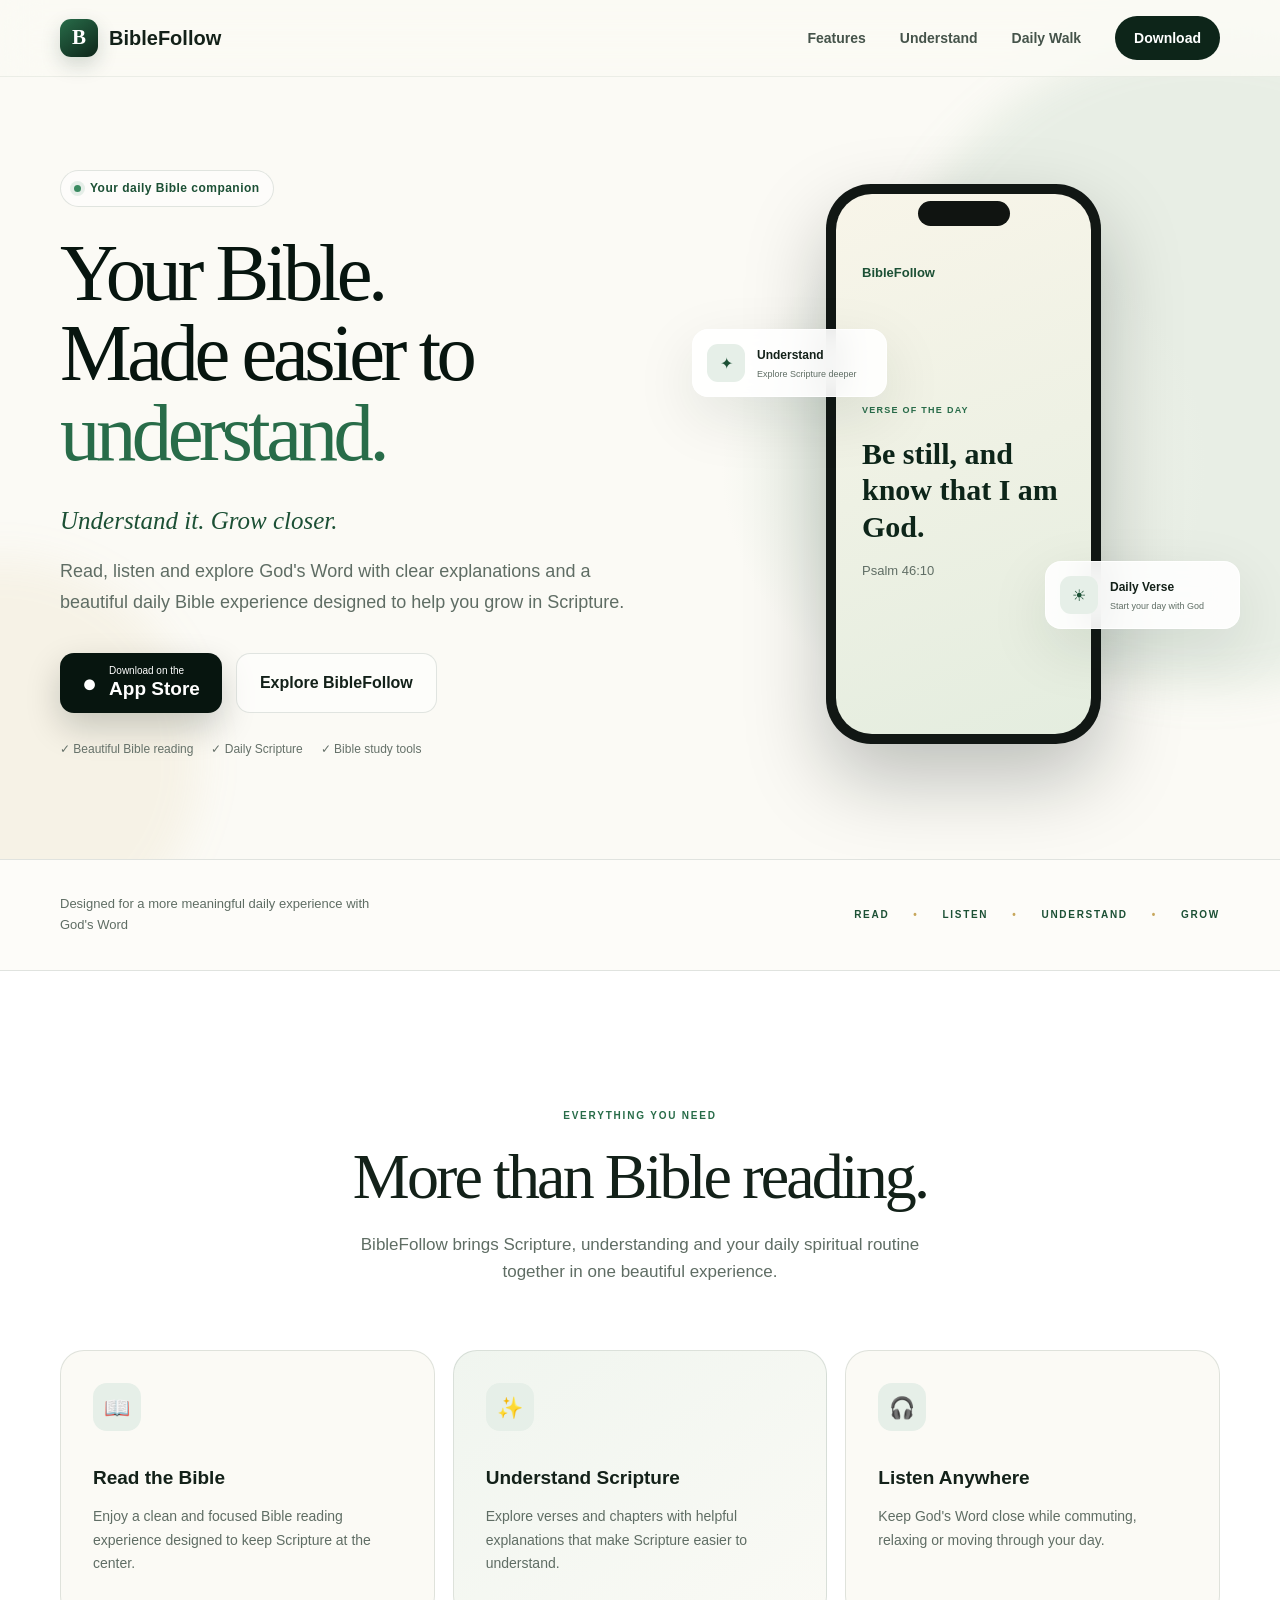
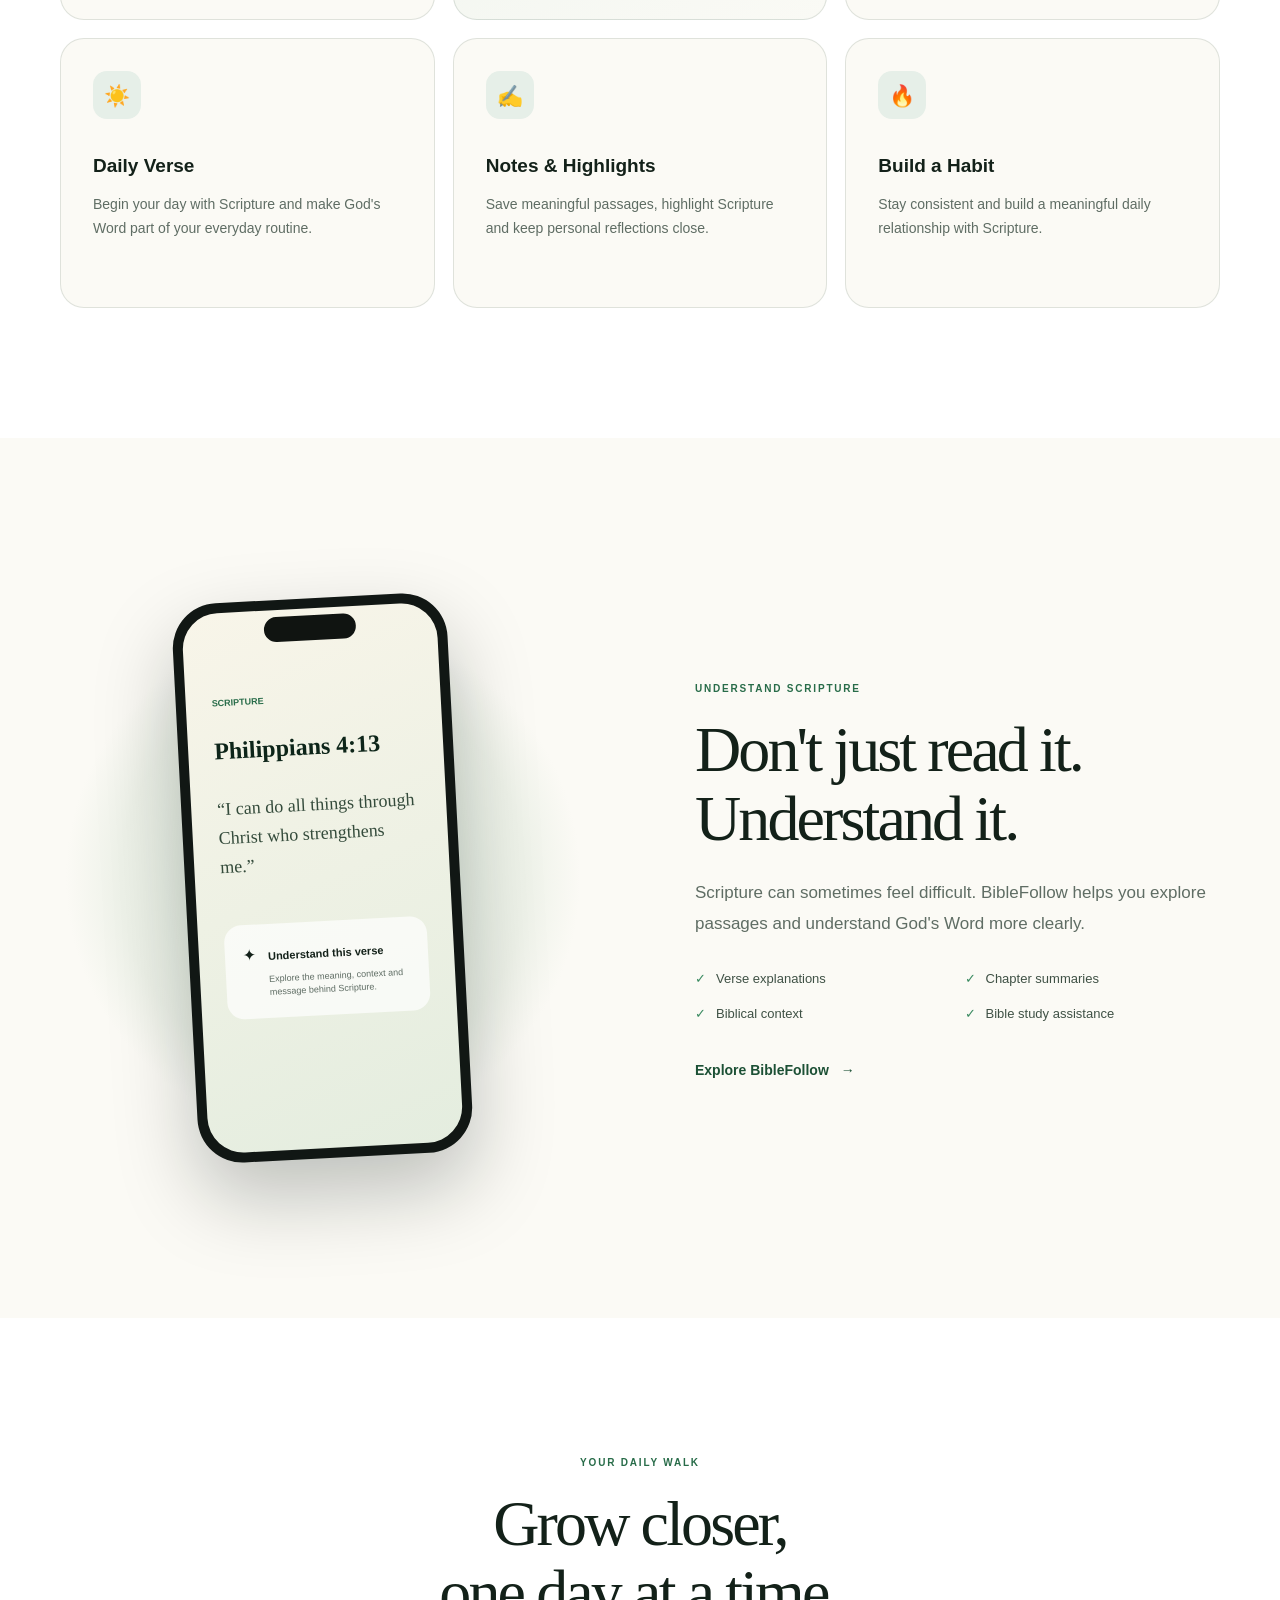
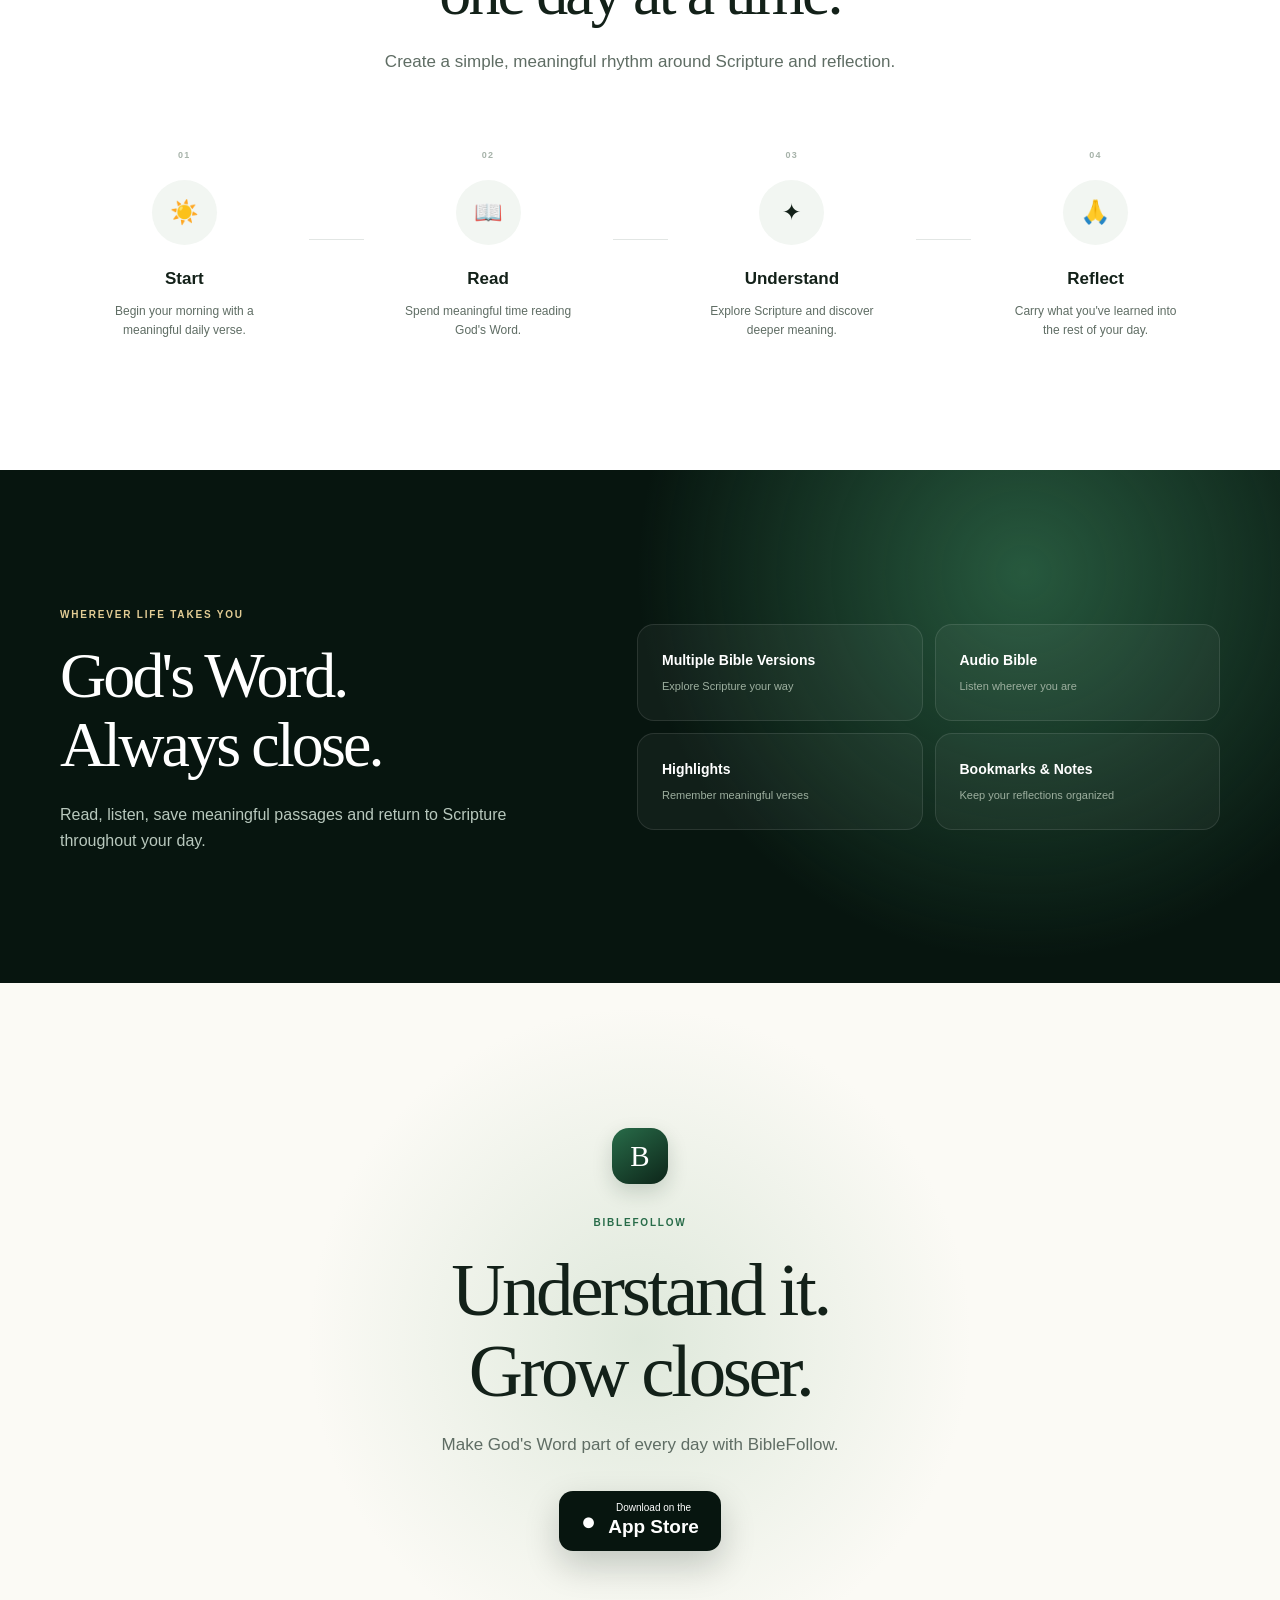
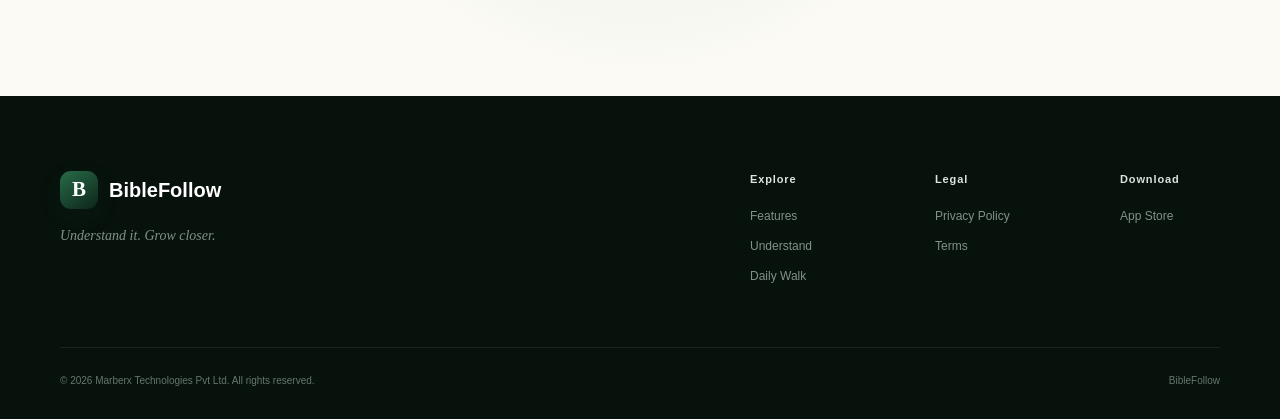
<file: index.html>
<!DOCTYPE html>
<html lang="en">
<head>
    <meta charset="UTF-8">
    <meta name="viewport" content="width=device-width, initial-scale=1.0">

    <title>BibleFollow – Daily Bible, Verse & Bible Study</title>

    <meta name="description"
          content="Read, listen and understand God's Word with BibleFollow. Daily Bible verses, Scripture explanations, audio, devotions and Bible study tools.">

    <meta name="keywords"
          content="Bible, daily Bible verse, Bible study, Scripture, Bible app, daily verse, Bible reading, audio Bible, Christian devotional">

    <meta name="author"
          content="Marberx Technologies Pvt Ltd">

    <meta name="robots"
          content="index, follow">

    <meta name="theme-color"
          content="#173d2b">

    <link rel="canonical"
          href="https://biblefollow.app/">

    <!-- Open Graph -->
    <meta property="og:title"
          content="BibleFollow – Understand it. Grow closer.">

    <meta property="og:description"
          content="Read, listen and understand God's Word with BibleFollow.">

    <meta property="og:type"
          content="website">

    <meta property="og:url"
          content="https://biblefollow.app/">

    <meta property="og:image"
          content="https://biblefollow.app/assets/images/og-image.webp">

    <link rel="stylesheet"
          href="assets/css/style.css">
</head>


<body>

<!-- HEADER -->

<header class="site-header">

    <div class="container navbar">

        <a href="index.html"
           class="brand"
           aria-label="BibleFollow Home">

            <div class="brand-mark">B</div>

            <span>BibleFollow</span>

        </a>


        <button class="mobile-menu-button"
                id="mobileMenuButton"
                aria-label="Open navigation"
                aria-expanded="false">

            <span></span>
            <span></span>
            <span></span>

        </button>


        <nav class="navigation"
             id="navigation">

            <a href="#features">Features</a>

            <a href="#understand">Understand</a>

            <a href="#daily">Daily Walk</a>

            <a href="#download"
               class="nav-download">

                Download

            </a>

        </nav>

    </div>

</header>



<main>


<!-- HERO -->

<section class="hero">

    <div class="hero-glow hero-glow-one"></div>
    <div class="hero-glow hero-glow-two"></div>


    <div class="container hero-grid">

        <div class="hero-copy">

            <div class="eyebrow">

                <span class="eyebrow-dot"></span>

                Your daily Bible companion

            </div>


            <h1>

                Your Bible.<br>

                Made easier to

                <span class="accent-text">
                    understand.
                </span>

            </h1>


            <p class="hero-tagline">

                Understand it. Grow closer.

            </p>


            <p class="hero-description">

                Read, listen and explore God's Word
                with clear explanations and a beautiful
                daily Bible experience designed to help
                you grow in Scripture.

            </p>


            <div class="hero-actions">

                <a href="https://apps.apple.com/us/app/biblefollow-daily-bible-verse/id6749791863"
                   target="_blank"
                   rel="noopener noreferrer"
                   class="app-store-button">

                    <span class="apple-symbol">●</span>

                    <span class="store-copy">

                        <small>Download on the</small>

                        <strong>App Store</strong>

                    </span>

                </a>


                <a href="#features"
                   class="secondary-button">

                    Explore BibleFollow

                </a>

            </div>


            <div class="hero-points">

                <span>✓ Beautiful Bible reading</span>
                <span>✓ Daily Scripture</span>
                <span>✓ Bible study tools</span>

            </div>

        </div>



        <div class="hero-product">

            <div class="decorative-circle"></div>


            <div class="phone phone-main">

                <div class="phone-notch"></div>

                <div class="phone-screen">

                    <span class="screen-label">
                        BibleFollow
                    </span>

                    <div class="screen-verse">

                        <small>VERSE OF THE DAY</small>

                        <h3>
                            Be still, and know
                            that I am God.
                        </h3>

                        <p>Psalm 46:10</p>

                    </div>

                </div>

            </div>


            <div class="floating-card floating-card-one">

                <span>✦</span>

                <div>
                    <strong>Understand</strong>
                    <small>Explore Scripture deeper</small>
                </div>

            </div>


            <div class="floating-card floating-card-two">

                <span>☀</span>

                <div>
                    <strong>Daily Verse</strong>
                    <small>Start your day with God</small>
                </div>

            </div>

        </div>

    </div>

</section>



<!-- TRUST -->

<section class="trust-strip">

    <div class="container trust-content">

        <p>
            Designed for a more meaningful
            daily experience with God's Word
        </p>

        <div class="trust-items">

            <span>READ</span>
            <span class="trust-dot">•</span>

            <span>LISTEN</span>
            <span class="trust-dot">•</span>

            <span>UNDERSTAND</span>
            <span class="trust-dot">•</span>

            <span>GROW</span>

        </div>

    </div>

</section>



<!-- FEATURES -->

<section class="section features-section"
         id="features">

    <div class="container">

        <div class="section-heading">

            <span class="section-kicker">
                EVERYTHING YOU NEED
            </span>

            <h2>
                More than Bible reading.
            </h2>

            <p>
                BibleFollow brings Scripture,
                understanding and your daily spiritual
                routine together in one beautiful experience.
            </p>

        </div>


        <div class="feature-grid">


            <article class="feature-card">

                <div class="feature-icon">
                    📖
                </div>

                <h3>
                    Read the Bible
                </h3>

                <p>
                    Enjoy a clean and focused Bible
                    reading experience designed to keep
                    Scripture at the center.
                </p>

            </article>



            <article class="feature-card featured-card">

                <div class="feature-icon">
                    ✨
                </div>

                <h3>
                    Understand Scripture
                </h3>

                <p>
                    Explore verses and chapters with
                    helpful explanations that make
                    Scripture easier to understand.
                </p>

            </article>



            <article class="feature-card">

                <div class="feature-icon">
                    🎧
                </div>

                <h3>
                    Listen Anywhere
                </h3>

                <p>
                    Keep God's Word close while
                    commuting, relaxing or moving
                    through your day.
                </p>

            </article>



            <article class="feature-card">

                <div class="feature-icon">
                    ☀️
                </div>

                <h3>
                    Daily Verse
                </h3>

                <p>
                    Begin your day with Scripture
                    and make God's Word part of your
                    everyday routine.
                </p>

            </article>



            <article class="feature-card">

                <div class="feature-icon">
                    ✍️
                </div>

                <h3>
                    Notes & Highlights
                </h3>

                <p>
                    Save meaningful passages,
                    highlight Scripture and keep
                    personal reflections close.
                </p>

            </article>



            <article class="feature-card">

                <div class="feature-icon">
                    🔥
                </div>

                <h3>
                    Build a Habit
                </h3>

                <p>
                    Stay consistent and build a
                    meaningful daily relationship
                    with Scripture.
                </p>

            </article>

        </div>

    </div>

</section>



<!-- UNDERSTAND -->

<section class="section understand-section"
         id="understand">

    <div class="container split-grid">


        <div class="visual-column">

            <div class="visual-background"></div>


            <div class="phone secondary-phone">

                <div class="phone-notch"></div>

                <div class="phone-screen explanation-screen">

                    <small>
                        SCRIPTURE
                    </small>

                    <h3>
                        Philippians 4:13
                    </h3>

                    <blockquote>

                        “I can do all things through
                        Christ who strengthens me.”

                    </blockquote>


                    <div class="explanation-box">

                        <span>✦</span>

                        <div>

                            <strong>
                                Understand this verse
                            </strong>

                            <p>
                                Explore the meaning,
                                context and message
                                behind Scripture.
                            </p>

                        </div>

                    </div>

                </div>

            </div>

        </div>



        <div class="content-column">

            <span class="section-kicker">
                UNDERSTAND SCRIPTURE
            </span>

            <h2>
                Don't just read it.<br>
                Understand it.
            </h2>

            <p class="large-copy">

                Scripture can sometimes feel difficult.
                BibleFollow helps you explore passages
                and understand God's Word more clearly.

            </p>


            <div class="check-list">

                <div>
                    <span>✓</span>
                    Verse explanations
                </div>

                <div>
                    <span>✓</span>
                    Chapter summaries
                </div>

                <div>
                    <span>✓</span>
                    Biblical context
                </div>

                <div>
                    <span>✓</span>
                    Bible study assistance
                </div>

            </div>


            <a href="https://apps.apple.com/us/app/biblefollow-daily-bible-verse/id6749791863"
               target="_blank"
               rel="noopener noreferrer"
               class="text-link">

                Explore BibleFollow
                <span>→</span>

            </a>

        </div>

    </div>

</section>



<!-- DAILY WALK -->

<section class="section daily-section"
         id="daily">

    <div class="container">

        <div class="section-heading">

            <span class="section-kicker">
                YOUR DAILY WALK
            </span>

            <h2>
                Grow closer,<br>
                one day at a time.
            </h2>

            <p>
                Create a simple, meaningful rhythm
                around Scripture and reflection.
            </p>

        </div>


        <div class="daily-grid">

            <div class="daily-card">

                <span class="daily-number">
                    01
                </span>

                <div class="daily-icon">
                    ☀️
                </div>

                <h3>
                    Start
                </h3>

                <p>
                    Begin your morning with
                    a meaningful daily verse.
                </p>

            </div>


            <div class="daily-line"></div>


            <div class="daily-card">

                <span class="daily-number">
                    02
                </span>

                <div class="daily-icon">
                    📖
                </div>

                <h3>
                    Read
                </h3>

                <p>
                    Spend meaningful time
                    reading God's Word.
                </p>

            </div>


            <div class="daily-line"></div>


            <div class="daily-card">

                <span class="daily-number">
                    03
                </span>

                <div class="daily-icon">
                    ✦
                </div>

                <h3>
                    Understand
                </h3>

                <p>
                    Explore Scripture and
                    discover deeper meaning.
                </p>

            </div>


            <div class="daily-line"></div>


            <div class="daily-card">

                <span class="daily-number">
                    04
                </span>

                <div class="daily-icon">
                    🙏
                </div>

                <h3>
                    Reflect
                </h3>

                <p>
                    Carry what you've learned
                    into the rest of your day.
                </p>

            </div>

        </div>

    </div>

</section>



<!-- READING EXPERIENCE -->

<section class="section reading-section">

    <div class="container reading-grid">

        <div>

            <span class="section-kicker light-kicker">
                WHEREVER LIFE TAKES YOU
            </span>

            <h2>
                God's Word.<br>
                Always close.
            </h2>

            <p>

                Read, listen, save meaningful
                passages and return to Scripture
                throughout your day.

            </p>

        </div>


        <div class="reading-features">

            <div>
                <strong>Multiple Bible Versions</strong>
                <span>Explore Scripture your way</span>
            </div>

            <div>
                <strong>Audio Bible</strong>
                <span>Listen wherever you are</span>
            </div>

            <div>
                <strong>Highlights</strong>
                <span>Remember meaningful verses</span>
            </div>

            <div>
                <strong>Bookmarks & Notes</strong>
                <span>Keep your reflections organized</span>
            </div>

        </div>

    </div>

</section>



<!-- FINAL DOWNLOAD -->

<section class="download-section"
         id="download">

    <div class="download-glow"></div>


    <div class="container download-content">

        <div class="small-brand-mark">
            B
        </div>

        <span class="section-kicker">
            BIBLEFOLLOW
        </span>

        <h2>
            Understand it.<br>
            Grow closer.
        </h2>

        <p>

            Make God's Word part of every day
            with BibleFollow.

        </p>


        <a href="https://apps.apple.com/us/app/biblefollow-daily-bible-verse/id6749791863"
           target="_blank"
           rel="noopener noreferrer"
           class="app-store-button">

            <span class="apple-symbol">●</span>

            <span class="store-copy">

                <small>Download on the</small>

                <strong>App Store</strong>

            </span>

        </a>

    </div>

</section>

</main>



<!-- FOOTER -->

<footer class="footer">

    <div class="container footer-top">

        <div class="footer-brand">

            <a href="index.html"
               class="brand">

                <div class="brand-mark">B</div>

                <span>BibleFollow</span>

            </a>

            <p>
                Understand it. Grow closer.
            </p>

        </div>


        <div class="footer-navigation">

            <div>

                <strong>Explore</strong>

                <a href="#features">
                    Features
                </a>

                <a href="#understand">
                    Understand
                </a>

                <a href="#daily">
                    Daily Walk
                </a>

            </div>


            <div>

                <strong>Legal</strong>

                <a href="https://bibleoffice.com/privacy_policy.html"
                   target="_blank"
                   rel="noopener noreferrer">
                    Privacy Policy
                </a>

                <a href="https://bibleoffice.com/terms_conditions.html"
                   target="_blank"
                   rel="noopener noreferrer">
                    Terms
                </a>

            </div>


            <div>

                <strong>Download</strong>

                <a href="https://apps.apple.com/us/app/biblefollow-daily-bible-verse/id6749791863"
                   target="_blank"
                   rel="noopener noreferrer">

                    App Store

                </a>

            </div>

        </div>

    </div>


    <div class="container footer-bottom">

        <p>
            © <span id="currentYear">2026</span>
            Marberx Technologies Pvt Ltd.
            All rights reserved.
        </p>


        <p>
            BibleFollow
        </p>

    </div>

</footer>


<script src="assets/js/main.js"></script>

</body>
</html>
</file>
<file: assets/css/style.css>
/* =====================================================
   BIBLEFOLLOW
   Premium Website Design System
   ===================================================== */

:root {
    --green-950: #07150f;
    --green-900: #0d2519;
    --green-800: #143724;
    --green-700: #1c5035;
    --green-600: #286c49;
    --green-500: #3a8a60;

    --sage-100: #e6efe8;
    --sage-50: #f2f6f2;

    --cream: #fbfaf5;
    --cream-dark: #f2efe5;

    --gold: #c7a75d;
    --gold-light: #e2cc94;

    --text: #132119;
    --text-light: #5f6d64;

    --white: #ffffff;

    --border: rgba(20, 55, 36, 0.12);

    --shadow:
        0 20px 60px rgba(12, 37, 25, 0.10);

    --radius: 24px;
}


/* RESET */

* {
    margin: 0;
    padding: 0;
    box-sizing: border-box;
}


html {
    scroll-behavior: smooth;
}


body {
    font-family:
        Inter,
        -apple-system,
        BlinkMacSystemFont,
        "Segoe UI",
        sans-serif;

    color: var(--text);
    background: var(--cream);
    line-height: 1.6;

    -webkit-font-smoothing: antialiased;
}


img {
    max-width: 100%;
}


a {
    color: inherit;
    text-decoration: none;
}


button {
    font: inherit;
}


.container {
    width: min(1160px, calc(100% - 40px));
    margin: 0 auto;
}


/* HEADER */

.site-header {
    position: fixed;
    top: 0;
    left: 0;

    width: 100%;
    z-index: 1000;

    background: rgba(251, 250, 245, 0.82);

    backdrop-filter: blur(20px);
    -webkit-backdrop-filter: blur(20px);

    border-bottom:
        1px solid rgba(20, 55, 36, 0.07);
}


.navbar {
    height: 76px;

    display: flex;
    align-items: center;
    justify-content: space-between;
}


.brand {
    display: inline-flex;
    align-items: center;
    gap: 11px;

    font-size: 20px;
    font-weight: 750;
}


.brand-mark,
.small-brand-mark {
    display: grid;
    place-items: center;

    color: white;

    background:
        linear-gradient(
            145deg,
            var(--green-600),
            var(--green-900)
        );

    box-shadow:
        0 8px 20px rgba(20, 55, 36, 0.18);
}


.brand-mark {
    width: 38px;
    height: 38px;

    border-radius: 11px;

    font-family: Georgia, serif;
    font-size: 21px;
}


.navigation {
    display: flex;
    align-items: center;
    gap: 34px;

    font-size: 14px;
    font-weight: 600;
}


.navigation > a:not(.nav-download) {
    color: #45534a;
    transition: 0.25s;
}


.navigation > a:not(.nav-download):hover {
    color: var(--green-600);
}


.nav-download {
    padding: 11px 19px;

    background: var(--green-900);
    color: white;

    border-radius: 100px;
}


.mobile-menu-button {
    display: none;

    background: none;
    border: 0;

    cursor: pointer;
}


.mobile-menu-button span {
    display: block;

    width: 24px;
    height: 2px;

    background: var(--green-900);

    margin: 5px;
}


/* HERO */

.hero {
    position: relative;
    overflow: hidden;

    min-height: 850px;

    padding:
        170px 0 100px;

    display: flex;
    align-items: center;
}


.hero-grid {
    position: relative;
    z-index: 2;

    display: grid;
    grid-template-columns:
        1.05fr 0.95fr;

    gap: 80px;
    align-items: center;
}


.hero-glow {
    position: absolute;

    border-radius: 50%;
    filter: blur(20px);

    pointer-events: none;
}


.hero-glow-one {
    width: 650px;
    height: 650px;

    right: -250px;
    top: 40px;

    background:
        rgba(111, 163, 125, 0.13);
}


.hero-glow-two {
    width: 400px;
    height: 400px;

    left: -200px;
    bottom: -100px;

    background:
        rgba(199, 167, 93, 0.09);
}


.eyebrow {
    display: inline-flex;
    align-items: center;
    gap: 9px;

    padding: 8px 13px;

    border:
        1px solid var(--border);

    border-radius: 100px;

    color: var(--green-700);

    font-size: 12px;
    font-weight: 700;

    letter-spacing: 0.04em;

    margin-bottom: 26px;

    background:
        rgba(255,255,255,0.48);
}


.eyebrow-dot {
    width: 7px;
    height: 7px;

    border-radius: 50%;

    background: var(--green-500);

    box-shadow:
        0 0 0 4px rgba(58,138,96,.12);
}


.hero h1 {
    max-width: 700px;

    font-family:
        Georgia,
        "Times New Roman",
        serif;

    font-size:
        clamp(58px, 6.3vw, 88px);

    font-weight: 500;

    line-height: 0.99;

    letter-spacing: -0.055em;

    color: var(--green-950);
}


.accent-text {
    color: var(--green-600);
}


.hero-tagline {
    margin-top: 28px;

    color: var(--green-700);

    font-family:
        Georgia,
        serif;

    font-size: 25px;
    font-style: italic;
}


.hero-description {
    max-width: 600px;

    margin-top: 15px;

    font-size: 18px;
    line-height: 1.75;

    color: var(--text-light);
}


.hero-actions {
    display: flex;
    flex-wrap: wrap;
    gap: 14px;

    margin-top: 34px;
}


.app-store-button {
    min-height: 60px;

    display: inline-flex;
    align-items: center;
    gap: 12px;

    padding: 10px 22px;

    border-radius: 14px;

    background: var(--green-950);
    color: white;

    box-shadow:
        0 14px 35px rgba(7,21,15,.20);

    transition:
        transform .25s,
        box-shadow .25s;
}


.app-store-button:hover {
    transform: translateY(-3px);

    box-shadow:
        0 20px 45px rgba(7,21,15,.25);
}


.apple-symbol {
    font-size: 25px;
}


.store-copy {
    display: flex;
    flex-direction: column;

    line-height: 1.08;
}


.store-copy small {
    font-size: 10px;
}


.store-copy strong {
    margin-top: 3px;
    font-size: 19px;
}


.secondary-button {
    display: inline-flex;
    align-items: center;

    min-height: 60px;

    padding: 0 23px;

    border: 1px solid var(--border);

    border-radius: 14px;

    font-weight: 650;

    background:
        rgba(255,255,255,.5);
}


.hero-points {
    display: flex;
    flex-wrap: wrap;

    gap: 18px;

    margin-top: 27px;

    color: #657169;

    font-size: 12px;
}


/* HERO PHONE */

.hero-product {
    position: relative;

    min-height: 580px;

    display: grid;
    place-items: center;
}


.decorative-circle {
    position: absolute;

    width: 490px;
    height: 490px;

    border-radius: 50%;

    background:
        radial-gradient(
            circle,
            #e0eadf 0%,
            #edf2e9 45%,
            transparent 70%
        );
}


.phone {
    position: relative;

    width: 275px;
    height: 560px;

    padding: 10px;

    border-radius: 45px;

    background: #111714;

    box-shadow:
        0 35px 80px rgba(7,21,15,.25);

    z-index: 2;
}


.phone-notch {
    position: absolute;

    width: 92px;
    height: 25px;

    left: 50%;
    top: 17px;

    transform: translateX(-50%);

    border-radius: 20px;

    background: #101411;

    z-index: 10;
}


.phone-screen {
    height: 100%;

    border-radius: 36px;

    padding: 65px 26px 30px;

    background:
        linear-gradient(
            160deg,
            #f8f5e9,
            #e4eddf
        );

    overflow: hidden;
}


.screen-label {
    color: var(--green-700);

    font-size: 13px;
    font-weight: 700;
}


.screen-verse {
    margin-top: 110px;
}


.screen-verse small {
    color: var(--green-600);

    font-size: 9px;
    font-weight: 800;

    letter-spacing: .14em;
}


.screen-verse h3 {
    margin-top: 15px;

    font-family:
        Georgia,
        serif;

    font-size: 30px;

    line-height: 1.22;

    color: var(--green-900);
}


.screen-verse p {
    margin-top: 16px;

    color: var(--text-light);

    font-size: 13px;
}


.floating-card {
    position: absolute;
    z-index: 5;

    display: flex;
    align-items: center;

    gap: 12px;

    min-width: 195px;

    padding: 14px;

    background:
        rgba(255,255,255,.88);

    backdrop-filter: blur(16px);

    border:
        1px solid rgba(255,255,255,.8);

    border-radius: 16px;

    box-shadow:
        var(--shadow);
}


.floating-card > span {
    display: grid;
    place-items: center;

    width: 38px;
    height: 38px;

    border-radius: 11px;

    background: var(--sage-100);

    color: var(--green-700);
}


.floating-card div {
    display: flex;
    flex-direction: column;
}


.floating-card strong {
    font-size: 12px;
}


.floating-card small {
    margin-top: 2px;

    color: var(--text-light);

    font-size: 9px;
}


.floating-card-one {
    left: -15px;
    top: 155px;
}


.floating-card-two {
    right: -20px;
    bottom: 125px;
}


/* TRUST */

.trust-strip {
    border-top:
        1px solid var(--border);

    border-bottom:
        1px solid var(--border);

    background:
        rgba(255,255,255,.35);
}


.trust-content {
    min-height: 110px;

    display: flex;
    justify-content: space-between;
    align-items: center;

    gap: 30px;
}


.trust-content > p {
    max-width: 330px;

    color: var(--text-light);

    font-size: 13px;
}


.trust-items {
    display: flex;
    gap: 24px;

    color: var(--green-700);

    font-size: 10px;
    font-weight: 800;

    letter-spacing: .17em;
}


.trust-dot {
    color: var(--gold);
}


/* SECTIONS */

.section {
    padding: 130px 0;
}


.section-heading {
    max-width: 720px;

    margin: 0 auto 65px;

    text-align: center;
}


.section-kicker {
    display: inline-block;

    margin-bottom: 18px;

    color: var(--green-600);

    font-size: 10px;
    font-weight: 800;

    letter-spacing: .18em;
}


.section-heading h2,
.content-column h2,
.reading-section h2,
.download-section h2 {

    font-family:
        Georgia,
        serif;

    font-weight: 500;

    letter-spacing: -.045em;

    line-height: 1.08;
}


.section-heading h2 {
    font-size:
        clamp(42px, 5vw, 65px);
}


.section-heading > p {
    max-width: 590px;

    margin: 20px auto 0;

    color: var(--text-light);

    font-size: 17px;
}


/* FEATURES */

.features-section {
    background: white;
}


.feature-grid {
    display: grid;

    grid-template-columns:
        repeat(3, 1fr);

    gap: 18px;
}


.feature-card {
    min-height: 270px;

    padding: 32px;

    border:
        1px solid var(--border);

    border-radius: var(--radius);

    background: var(--cream);

    transition:
        transform .3s,
        box-shadow .3s,
        border .3s;
}


.feature-card:hover {
    transform: translateY(-6px);

    box-shadow: var(--shadow);

    border-color:
        rgba(40,108,73,.25);
}


.featured-card {
    background:
        linear-gradient(
            145deg,
            #f0f5ef,
            #fafaf5
        );
}


.feature-icon {
    width: 48px;
    height: 48px;

    display: grid;
    place-items: center;

    margin-bottom: 32px;

    border-radius: 14px;

    background: var(--sage-100);

    font-size: 21px;
}


.feature-card h3 {
    font-size: 19px;
}


.feature-card p {
    margin-top: 11px;

    color: var(--text-light);

    font-size: 14px;

    line-height: 1.7;
}


/* UNDERSTAND */

.understand-section {
    background: var(--cream);
}


.split-grid {
    display: grid;

    grid-template-columns:
        1fr 1fr;

    gap: 110px;

    align-items: center;
}


.visual-column {
    position: relative;

    min-height: 620px;

    display: grid;
    place-items: center;
}


.visual-background {
    position: absolute;

    width: 520px;
    height: 520px;

    border-radius: 50%;

    background:
        radial-gradient(
            circle,
            #dbe8da,
            #eef2e9 55%,
            transparent 70%
        );
}


.secondary-phone {
    transform: rotate(-3deg);
}


.explanation-screen {
    padding-top: 75px;
}


.explanation-screen > small {
    color: var(--green-600);

    font-size: 9px;
    font-weight: 800;
}


.explanation-screen h3 {
    margin-top: 18px;

    color: var(--green-900);

    font-family:
        Georgia,
        serif;

    font-size: 24px;
}


.explanation-screen blockquote {
    margin-top: 25px;

    font-family:
        Georgia,
        serif;

    color: #344b3b;

    font-size: 18px;

    line-height: 1.6;
}


.explanation-box {
    margin-top: 45px;

    padding: 18px;

    display: flex;

    gap: 12px;

    background:
        rgba(255,255,255,.7);

    border-radius: 17px;
}


.explanation-box strong {
    font-size: 11px;
}


.explanation-box p {
    margin-top: 5px;

    color: var(--text-light);

    font-size: 9px;

    line-height: 1.5;
}


.content-column h2 {
    font-size:
        clamp(44px, 5vw, 66px);
}


.large-copy {
    max-width: 520px;

    margin-top: 25px;

    color: var(--text-light);

    font-size: 17px;

    line-height: 1.8;
}


.check-list {
    display: grid;

    grid-template-columns:
        1fr 1fr;

    gap: 14px;

    margin-top: 30px;
}


.check-list div {
    display: flex;
    gap: 10px;

    color: #3f5145;

    font-size: 13px;
}


.check-list span {
    color: var(--green-500);
}


.text-link {
    display: inline-flex;

    gap: 12px;

    margin-top: 34px;

    color: var(--green-700);

    font-weight: 700;

    font-size: 14px;
}


/* DAILY */

.daily-section {
    background: white;
}


.daily-grid {
    display: flex;
    align-items: center;
}


.daily-card {
    flex: 1;

    text-align: center;
}


.daily-number {
    color: #a7b3aa;

    font-size: 9px;
    font-weight: 800;

    letter-spacing: .14em;
}


.daily-icon {
    width: 65px;
    height: 65px;

    margin: 15px auto 20px;

    display: grid;
    place-items: center;

    border-radius: 50%;

    background: var(--sage-50);

    font-size: 23px;
}


.daily-card h3 {
    font-size: 17px;
}


.daily-card p {
    max-width: 170px;

    margin: 9px auto 0;

    color: var(--text-light);

    font-size: 12px;
}


.daily-line {
    width: 55px;
    height: 1px;

    background: var(--border);
}


/* READING */

.reading-section {
    color: white;

    background:
        radial-gradient(
            circle at 80% 20%,
            #27593e,
            transparent 35%
        ),
        var(--green-950);
}


.reading-grid {
    display: grid;

    grid-template-columns:
        .9fr 1.1fr;

    gap: 100px;

    align-items: center;
}


.light-kicker {
    color: var(--gold-light);
}


.reading-section h2 {
    font-size:
        clamp(48px, 5vw, 68px);
}


.reading-section p {
    max-width: 460px;

    margin-top: 23px;

    color: #b8c8bd;

    font-size: 16px;
}


.reading-features {
    display: grid;

    grid-template-columns:
        1fr 1fr;

    gap: 12px;
}


.reading-features div {
    padding: 24px;

    display: flex;
    flex-direction: column;

    border:
        1px solid rgba(255,255,255,.1);

    border-radius: 17px;

    background:
        rgba(255,255,255,.045);
}


.reading-features strong {
    font-size: 14px;
}


.reading-features span {
    margin-top: 7px;

    color: #9daf9f;

    font-size: 11px;
}


/* DOWNLOAD */

.download-section {
    position: relative;

    overflow: hidden;

    padding: 145px 0;

    text-align: center;

    background: var(--cream);
}


.download-glow {
    position: absolute;

    width: 700px;
    height: 700px;

    left: 50%;
    top: 50%;

    transform:
        translate(-50%, -50%);

    border-radius: 50%;

    background:
        radial-gradient(
            circle,
            rgba(188,211,188,.45),
            transparent 67%
        );
}


.download-content {
    position: relative;
}


.small-brand-mark {
    width: 56px;
    height: 56px;

    margin:
        0 auto 24px;

    border-radius: 17px;

    font-family:
        Georgia,
        serif;

    font-size: 29px;
}


.download-section h2 {
    font-size:
        clamp(50px, 6vw, 75px);
}


.download-section p {
    margin: 20px auto 32px;

    color: var(--text-light);

    font-size: 17px;
}


/* FOOTER */

.footer {
    padding: 75px 0 30px;

    background: #07120d;

    color: white;
}


.footer-top {
    display: flex;
    justify-content: space-between;

    gap: 80px;

    padding-bottom: 60px;
}


.footer-brand > p {
    margin-top: 16px;

    color: #819187;

    font-family:
        Georgia,
        serif;

    font-style: italic;

    font-size: 14px;
}


.footer-navigation {
    display: flex;
    gap: 85px;
}


.footer-navigation > div {
    min-width: 100px;

    display: flex;
    flex-direction: column;

    gap: 11px;
}


.footer-navigation strong {
    margin-bottom: 8px;

    color: #dce5df;

    font-size: 11px;

    letter-spacing: .08em;
}


.footer-navigation a {
    color: #819187;

    font-size: 12px;

    transition: .2s;
}


.footer-navigation a:hover {
    color: white;
}


.footer-bottom {
    padding-top: 25px;

    display: flex;
    justify-content: space-between;

    border-top:
        1px solid rgba(255,255,255,.08);

    color: #66756b;

    font-size: 10px;
}


/* RESPONSIVE */

@media (max-width: 950px) {

    .hero-grid,
    .split-grid,
    .reading-grid {
        grid-template-columns: 1fr;
    }


    .hero {
        padding-top: 140px;
    }


    .hero-copy {
        text-align: center;
    }


    .hero-description {
        margin-left: auto;
        margin-right: auto;
    }


    .hero-actions,
    .hero-points {
        justify-content: center;
    }


    .feature-grid {
        grid-template-columns:
            repeat(2, 1fr);
    }


    .split-grid {
        gap: 40px;
    }


    .content-column {
        text-align: center;
    }


    .large-copy {
        margin-left: auto;
        margin-right: auto;
    }


    .check-list {
        max-width: 500px;
        margin-left: auto;
        margin-right: auto;
    }


    .daily-grid {
        display: grid;

        grid-template-columns:
            repeat(2, 1fr);

        gap: 45px;
    }


    .daily-line {
        display: none;
    }


    .reading-grid {
        gap: 50px;
    }

}


@media (max-width: 720px) {

    .container {
        width:
            min(100% - 30px, 1160px);
    }


    .navigation {
        position: absolute;

        display: none;
        flex-direction: column;

        top: 76px;
        left: 15px;
        right: 15px;

        padding: 25px;

        background: white;

        border-radius: 18px;

        box-shadow: var(--shadow);
    }


    .navigation.active {
        display: flex;
    }


    .mobile-menu-button {
        display: block;
    }


    .hero {
        min-height: auto;

        padding:
            130px 0 70px;
    }


    .hero h1 {
        font-size: 52px;
    }


    .hero-description {
        font-size: 16px;
    }


    .hero-product {
        min-height: 570px;
    }


    .phone {
        width: 245px;
        height: 500px;
    }


    .floating-card {
        min-width: 170px;
    }


    .floating-card-one {
        left: 0;
    }


    .floating-card-two {
        right: 0;
    }


    .trust-content {
        padding: 30px 0;

        flex-direction: column;

        text-align: center;
    }


    .trust-items {
        flex-wrap: wrap;
        justify-content: center;
    }


    .section {
        padding: 90px 0;
    }


    .feature-grid {
        grid-template-columns: 1fr;
    }


    .feature-card {
        min-height: auto;
    }


    .visual-column {
        min-height: 540px;
    }


    .visual-background {
        width: 380px;
        height: 380px;
    }


    .check-list {
        grid-template-columns: 1fr;

        text-align: left;
    }


    .daily-grid {
        grid-template-columns: 1fr;
    }


    .reading-features {
        grid-template-columns: 1fr;
    }


    .footer-top {
        flex-direction: column;
    }


    .footer-navigation {
        display: grid;

        grid-template-columns:
            repeat(2, 1fr);

        gap: 40px;
    }


    .footer-bottom {
        flex-direction: column;

        gap: 8px;
    }

}


@media (max-width: 430px) {

    .hero h1 {
        font-size: 45px;
    }


    .hero-actions {
        flex-direction: column;
    }


    .app-store-button,
    .secondary-button {
        justify-content: center;
    }


    .floating-card-one {
        left: -10px;
    }


    .floating-card-two {
        right: -10px;
    }

}
</file>
